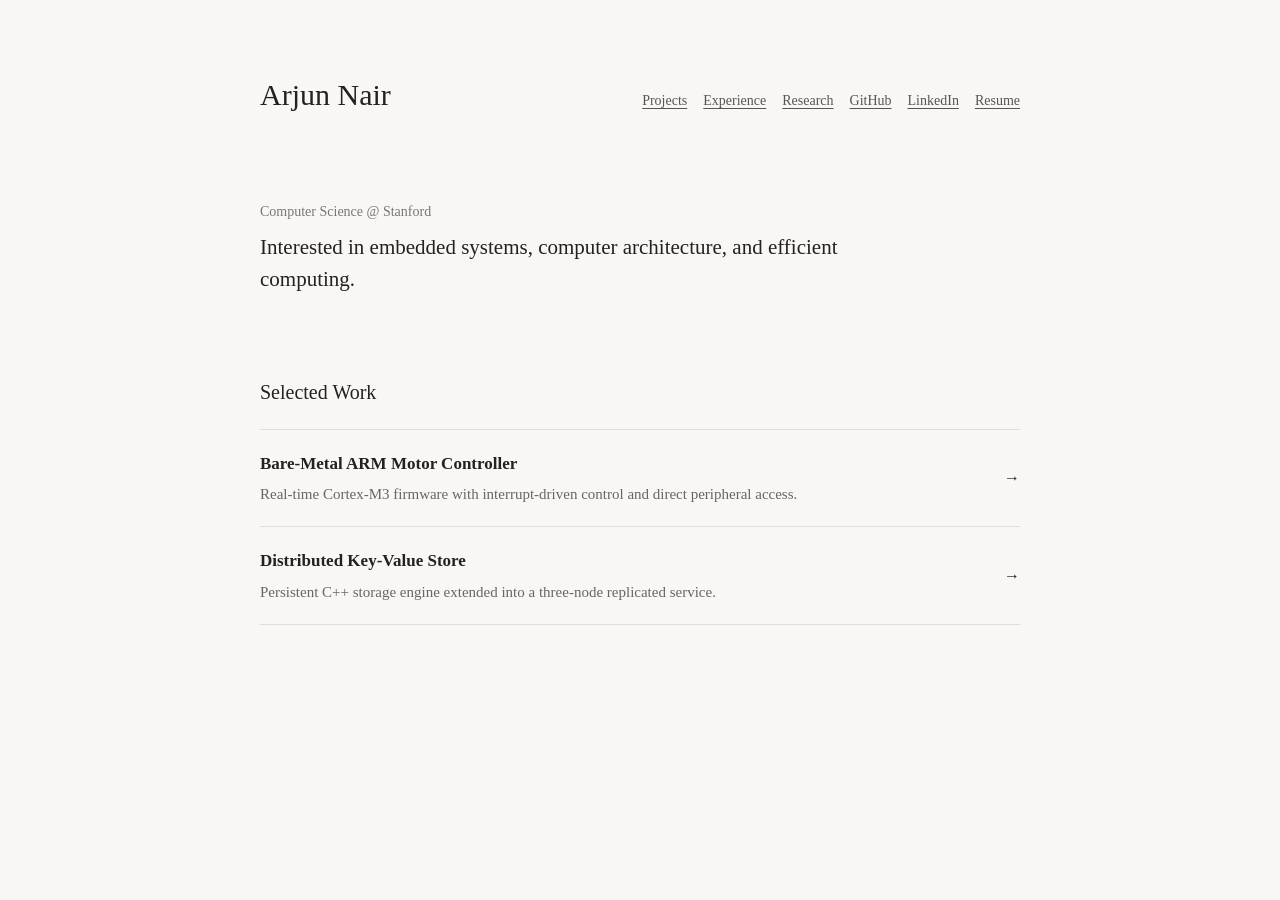
<file: index.html>
<!DOCTYPE html>
<html lang="en">

<head>
    <meta charset="UTF-8">
    <meta name="viewport" content="width=device-width, initial-scale=1.0">
    <title>Arjun Nair</title>
    <link rel="stylesheet" href="style.css">
</head>

<body>
<main>

    <header class="site-header">
        <h1>Arjun Nair</h1>

        <nav>
            <a href="projects.html">Projects</a>
            <a href="experience.html">Experience</a>
            <a href="research.html">Research</a>
            <a href="https://github.com/arj377">GitHub</a>
            <a href="https://www.linkedin.com/in/arjun-nair-5b1116219/">LinkedIn</a>
            <a href="resume.pdf">Resume</a>
        </nav>
    </header>

    <section class="intro">
        <p class="eyebrow">Computer Science @ Stanford</p>

        <p class="lead">
            Interested in embedded systems, computer architecture, and efficient computing.
        </p>
    </section>

    <section class="featured">
        <h2>Selected Work</h2>

        <a class="featured-project" href="projects.html#arm">
            <div>
                <strong>Bare-Metal ARM Motor Controller</strong>
                <p>
                    Real-time Cortex-M3 firmware with interrupt-driven control
                    and direct peripheral access.
                </p>
            </div>
            <span>→</span>
        </a>

        <a class="featured-project" href="projects.html#kv">
            <div>
                <strong>Distributed Key-Value Store</strong>
                <p>
                    Persistent C++ storage engine extended into a three-node
                    replicated service.
                </p>
            </div>
            <span>→</span>
        </a>
    </section>

</main>
</body>

</html>
</file>
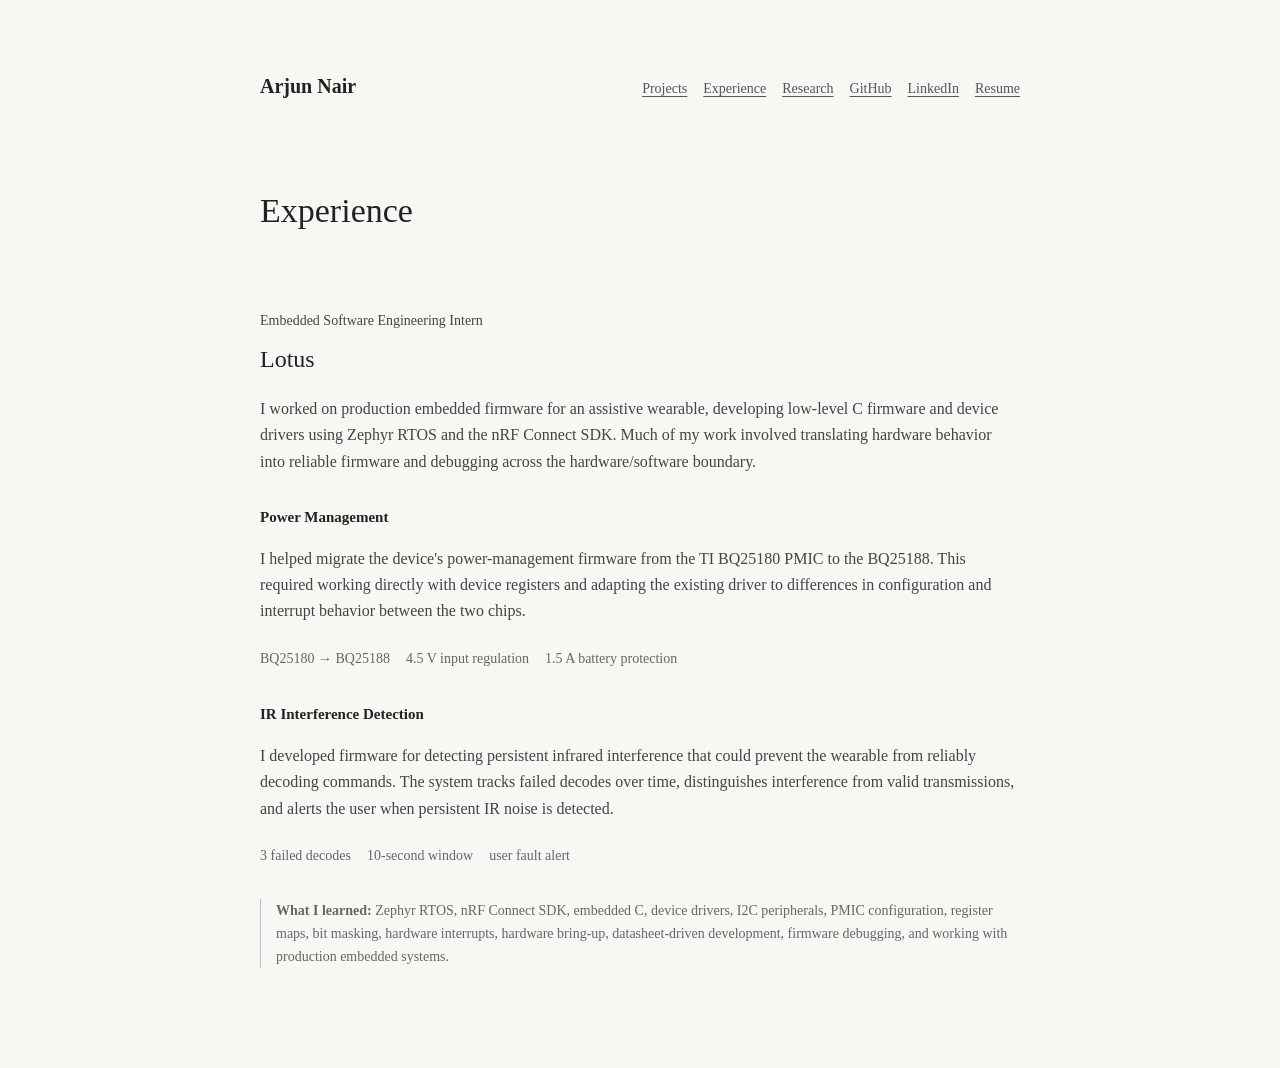
<file: experience.html>
<!DOCTYPE html>
<html lang="en">

<head>
    <meta charset="UTF-8">
    <meta name="viewport" content="width=device-width, initial-scale=1.0">
    <title>Experience - Arjun Nair</title>
    <link rel="stylesheet" href="style.css">
</head>

<body>
<main>

    <header class="site-header">
        <a class="name" href="index.html">Arjun Nair</a>

        <nav>
            <a href="projects.html">Projects</a>
            <a href="experience.html">Experience</a>
            <a href="research.html">Research</a>
            <a href="https://github.com/arj377">GitHub</a>
            <a href="https://www.linkedin.com/in/arjun-nair-5b1116219/">LinkedIn</a>
            <a href="resume.pdf">Resume</a>
        </nav>
    </header>

    <section class="page-heading">
        <h1>Experience</h1>
    </section>

<section class="project">
    <p class="project-type">Embedded Software Engineering Intern</p>
    <h2>Lotus</h2>

    <p>
        I worked on production embedded firmware for an assistive wearable,
        developing low-level C firmware and device drivers using Zephyr RTOS
        and the nRF Connect SDK. Much of my work involved translating hardware
        behavior into reliable firmware and debugging across the hardware/software
        boundary.
    </p>

    <h3>Power Management</h3>

    <p>
        I helped migrate the device's power-management firmware from the TI
        BQ25180 PMIC to the BQ25188. This required working directly with
        device registers and adapting the existing driver to differences in
        configuration and interrupt behavior between the two chips.
    </p>

    <div class="metrics">
        <span>BQ25180 → BQ25188</span>
        <span>4.5 V input regulation</span>
        <span>1.5 A battery protection</span>
    </div>

    <h3>IR Interference Detection</h3>

    <p>
        I developed firmware for detecting persistent infrared interference
        that could prevent the wearable from reliably decoding commands. The
        system tracks failed decodes over time, distinguishes interference
        from valid transmissions, and alerts the user when persistent IR noise
        is detected.
    </p>

    <div class="metrics">
        <span>3 failed decodes</span>
        <span>10-second window</span>
        <span>user fault alert</span>
    </div>

    <div class="details">
        <p>
            <strong>What I learned:</strong>
            Zephyr RTOS, nRF Connect SDK, embedded C, device drivers,
            I2C peripherals, PMIC configuration, register maps, bit masking,
            hardware interrupts, hardware bring-up, datasheet-driven development,
            firmware debugging, and working with production embedded systems.
        </p>
    </div>
</section>

</main>
</body>

</html>
</file>
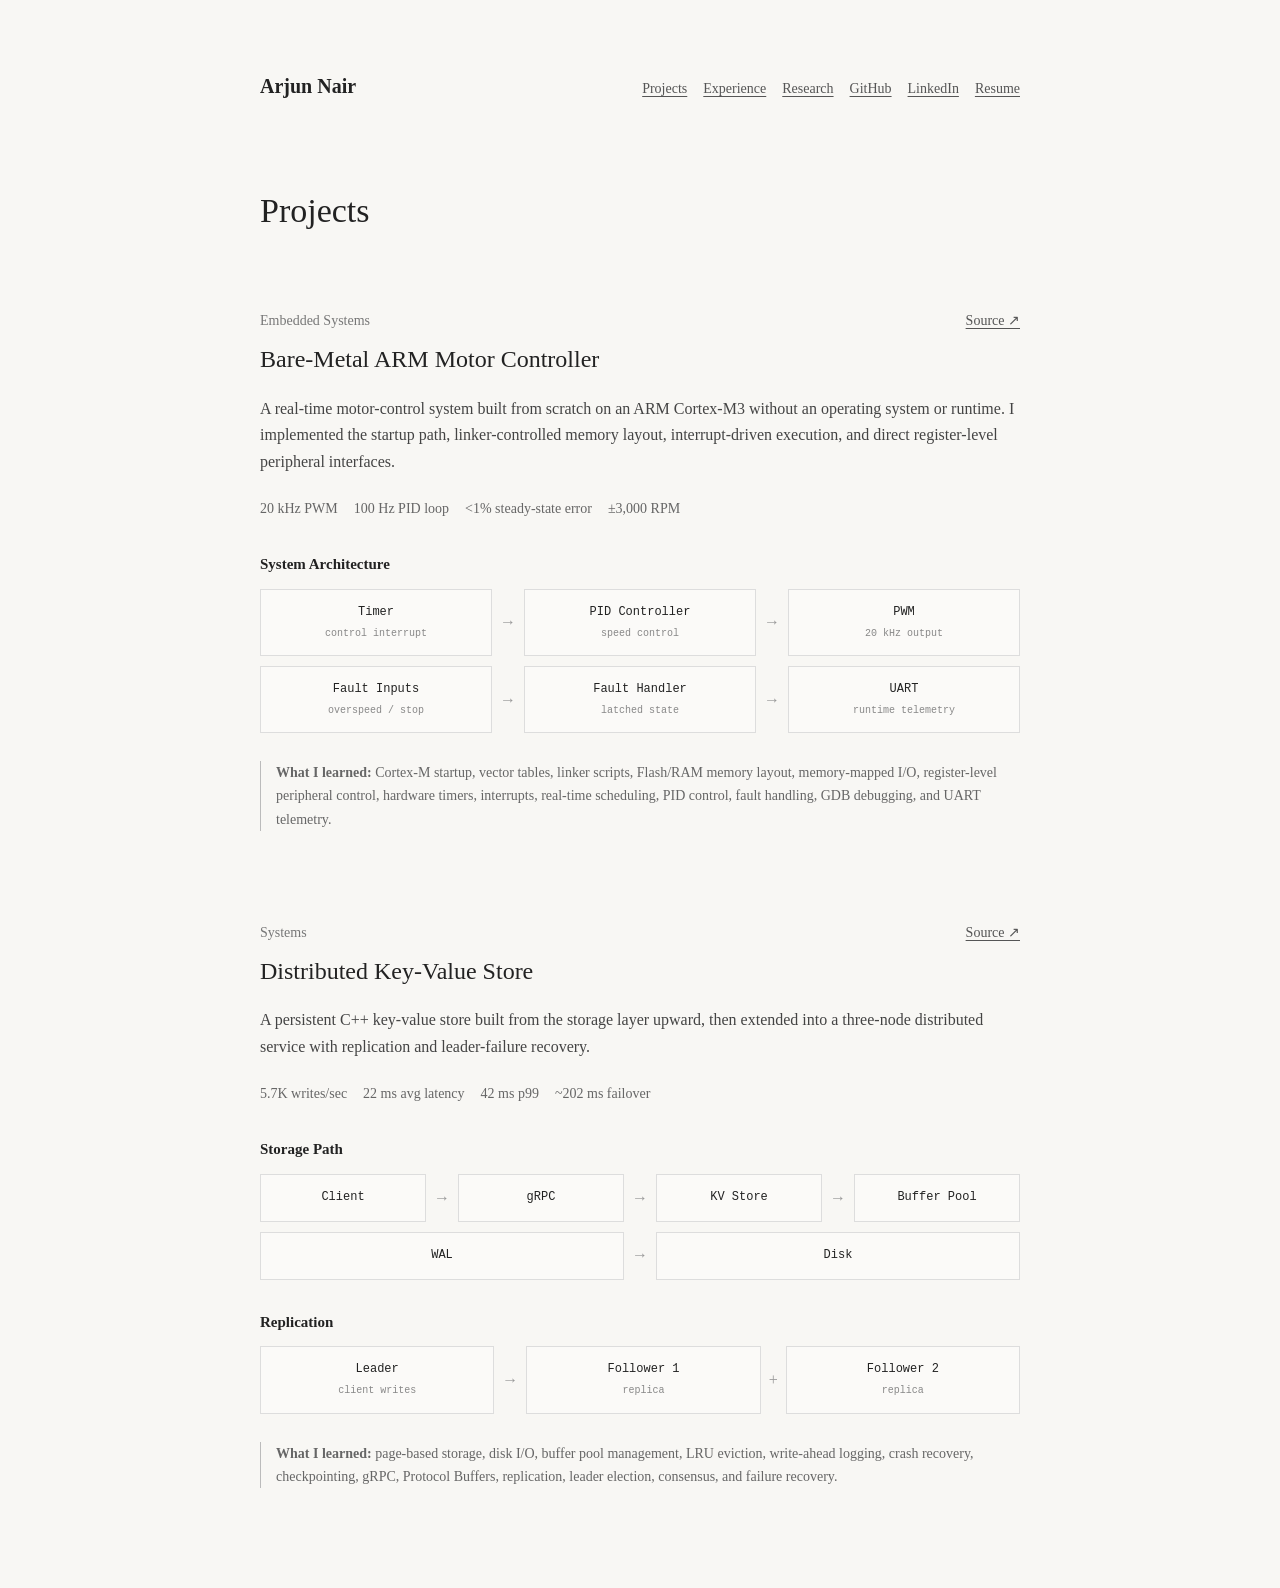
<file: projects.html>
<!DOCTYPE html>
<html lang="en">

<head>
    <meta charset="UTF-8">
    <meta name="viewport" content="width=device-width, initial-scale=1.0">
    <title>Projects - Arjun Nair</title>
    <link rel="stylesheet" href="style.css">
</head>

<body>
<main>

    <header class="site-header">
        <a class="name" href="index.html">Arjun Nair</a>

        <nav>
            <a href="projects.html">Projects</a>
            <a href="experience.html">Experience</a>
            <a href="research.html">Research</a>
            <a href="https://github.com/arj377">GitHub</a>
            <a href="https://www.linkedin.com/in/arjun-nair-5b1116219/">LinkedIn</a>
            <a href="resume.pdf">Resume</a>
        </nav>
    </header>

    <section class="page-heading">
        <h1>Projects</h1>
    </section>

    <section class="project" id="arm">

        <div class="project-heading">
            <div>
                <p class="project-type">Embedded Systems</p>
                <h2>Bare-Metal ARM Motor Controller</h2>
            </div>

            <a href="https://github.com/arj377/arm-motor-controller">Source ↗</a>
        </div>

        <p>
            A real-time motor-control system built from scratch on an ARM
            Cortex-M3 without an operating system or runtime. I implemented
            the startup path, linker-controlled memory layout, interrupt-driven
            execution, and direct register-level peripheral interfaces.
        </p>

        <div class="metrics">
            <span>20 kHz PWM</span>
            <span>100 Hz PID loop</span>
            <span>&lt;1% steady-state error</span>
            <span>±3,000 RPM</span>
        </div>

        <h3>System Architecture</h3>

        <div class="diagram">
            <div class="box">
                Timer
                <small>control interrupt</small>
            </div>

            <span class="arrow">→</span>

            <div class="box">
                PID Controller
                <small>speed control</small>
            </div>

            <span class="arrow">→</span>

            <div class="box">
                PWM
                <small>20 kHz output</small>
            </div>
        </div>

        <div class="diagram">
            <div class="box">
                Fault Inputs
                <small>overspeed / stop</small>
            </div>

            <span class="arrow">→</span>

            <div class="box">
                Fault Handler
                <small>latched state</small>
            </div>

            <span class="arrow">→</span>

            <div class="box">
                UART
                <small>runtime telemetry</small>
            </div>
        </div>

        <div class="details">
            <p>
                <strong>What I learned:</strong>
                Cortex-M startup, vector tables, linker scripts, Flash/RAM
                memory layout, memory-mapped I/O, register-level peripheral
                control, hardware timers, interrupts, real-time scheduling,
                PID control, fault handling, GDB debugging, and UART telemetry.
            </p>
        </div>

    </section>

    <section class="project" id="kv">

        <div class="project-heading">
            <div>
                <p class="project-type">Systems</p>
                <h2>Distributed Key-Value Store</h2>
            </div>

            <a href="https://github.com/arj377/kv-store">Source ↗</a>
        </div>

        <p>
            A persistent C++ key-value store built from the storage layer
            upward, then extended into a three-node distributed service with
            replication and leader-failure recovery.
        </p>

        <div class="metrics">
            <span>5.7K writes/sec</span>
            <span>22 ms avg latency</span>
            <span>42 ms p99</span>
            <span>~202 ms failover</span>
        </div>

        <h3>Storage Path</h3>

        <div class="diagram">
            <div class="box">Client</div>
            <span class="arrow">→</span>
            <div class="box">gRPC</div>
            <span class="arrow">→</span>
            <div class="box">KV Store</div>
            <span class="arrow">→</span>
            <div class="box">Buffer Pool</div>
        </div>

        <div class="diagram">
            <div class="box">WAL</div>
            <span class="arrow">→</span>
            <div class="box">Disk</div>
        </div>

        <h3>Replication</h3>

        <div class="diagram">
            <div class="box">
                Leader
                <small>client writes</small>
            </div>

            <span class="arrow">→</span>

            <div class="box">
                Follower 1
                <small>replica</small>
            </div>

            <span class="arrow">+</span>

            <div class="box">
                Follower 2
                <small>replica</small>
            </div>
        </div>

        <div class="details">
            <p>
                <strong>What I learned:</strong>
                page-based storage, disk I/O, buffer pool management, LRU
                eviction, write-ahead logging, crash recovery, checkpointing,
                gRPC, Protocol Buffers, replication, leader election,
                consensus, and failure recovery.
            </p>
        </div>

    </section>

</main>
</body>

</html>
</file>
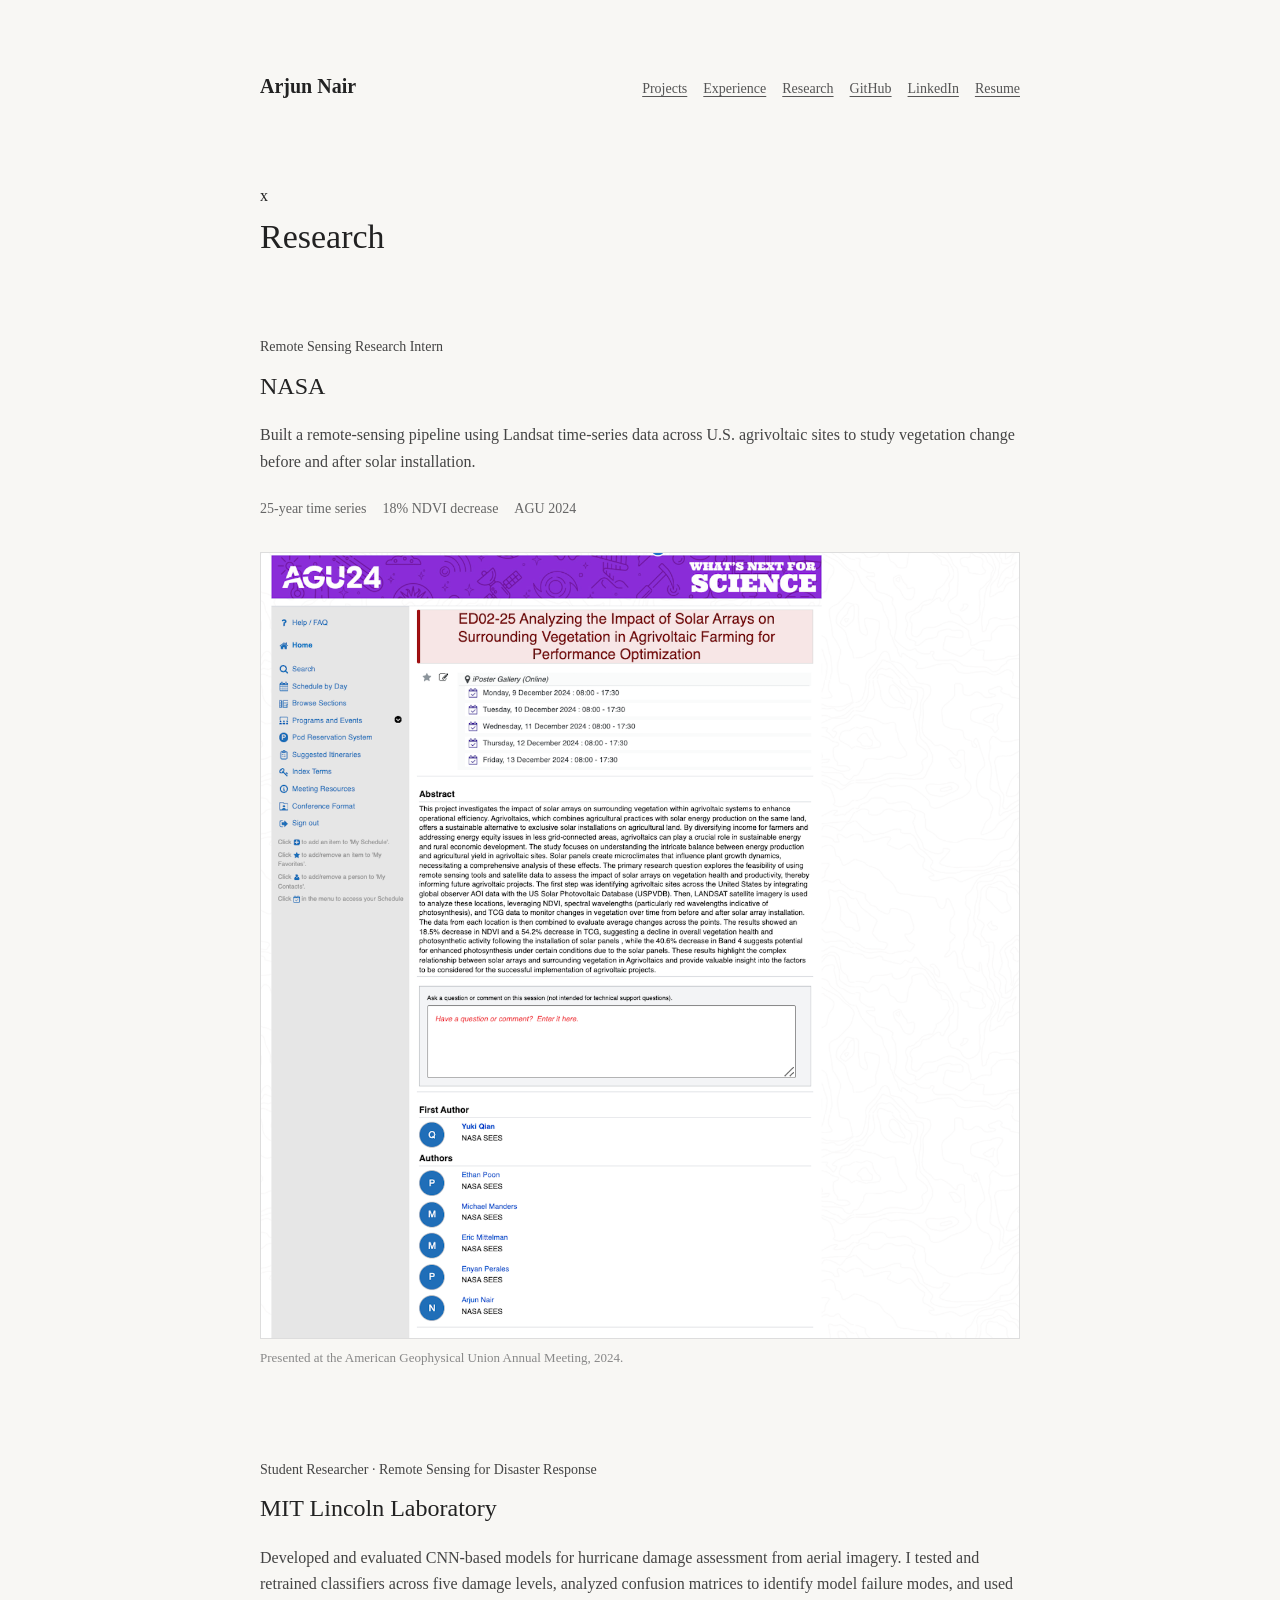
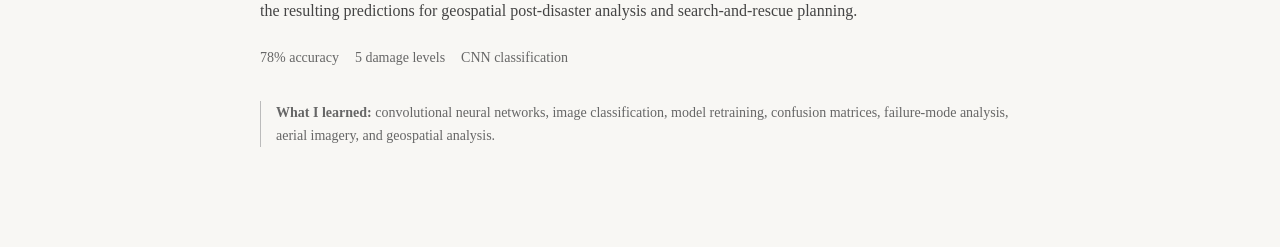
<file: research.html>
<!DOCTYPE html>
<html lang="en">

<head>
    <meta charset="UTF-8">
    <meta name="viewport" content="width=device-width, initial-scale=1.0">
    <title>Research - Arjun Nair</title>
    <link rel="stylesheet" href="style.css">
</head>

<body>
<main>

    <header class="site-header">
        <a class="name" href="index.html">Arjun Nair</a>

        <nav>
            <a href="projects.html">Projects</a>
            <a href="experience.html">Experience</a>
            <a href="research.html">Research</a>
            <a href="https://github.com/arj377">GitHub</a>
            <a href="https://www.linkedin.com/in/arjun-nair-5b1116219/">LinkedIn</a>
            <a href="resume.pdf">Resume</a>
        </nav>
    </header>x

    <section class="page-heading">
        <h1>Research</h1>
    </section>

    <section class="project">

        <p class="project-type">Remote Sensing Research Intern</p>
        <h2>NASA</h2>

        <p>
            Built a remote-sensing pipeline using Landsat time-series data
            across U.S. agrivoltaic sites to study vegetation change before
            and after solar installation.
        </p>

        <div class="metrics">
            <span>25-year time series</span>
            <span>18% NDVI decrease</span>
            <span>AGU 2024</span>
        </div>

        <div class="research-artifact">
            <img
                src="images/agu-2024.png"
                alt="AGU 2024 presentation listing for agrivoltaics research"
            >

            <p class="caption">
                Presented at the American Geophysical Union Annual Meeting, 2024.
            </p>
        </div>

    </section>

<section class="project">
    <p class="project-type">Student Researcher · Remote Sensing for Disaster Response</p>
    <h2>MIT Lincoln Laboratory</h2>

    <p>
        Developed and evaluated CNN-based models for hurricane damage assessment
        from aerial imagery. I tested and retrained classifiers across five damage
        levels, analyzed confusion matrices to identify model failure modes, and
        used the resulting predictions for geospatial post-disaster analysis and
        search-and-rescue planning.
    </p>

    <div class="metrics">
        <span>78% accuracy</span>
        <span>5 damage levels</span>
        <span>CNN classification</span>
    </div>

    <div class="details">
        <p>
            <strong>What I learned:</strong>
            convolutional neural networks, image classification, model retraining,
            confusion matrices, failure-mode analysis, aerial imagery,
            and geospatial analysis.
        </p>
    </div>
</section>

</main>
</body>

</html>
</file>
<file: style.css>
* {
    box-sizing: border-box;
}

body {
    margin: 0;
    background: #f8f7f4;
    color: #222;
    font-family: Georgia, "Times New Roman", serif;
    font-size: 16px;
    line-height: 1.65;
}

main {
    width: min(760px, calc(100% - 40px));
    margin: 0 auto;
    padding: 70px 0 100px;
}

a {
    color: #555;
    text-decoration: underline;
    text-decoration-thickness: 1px;
    text-underline-offset: 3px;
}

a:hover {
    color: #000;
}


/* Header */

.site-header {
    display: flex;
    justify-content: space-between;
    align-items: baseline;
    gap: 30px;
    margin-bottom: 80px;
}

.site-header h1 {
    margin: 0;
    font-size: 30px;
    font-weight: 500;
    white-space: nowrap;
}

.name {
    color: #222;
    font-size: 20px;
    font-weight: 600;
    text-decoration: none;
    white-space: nowrap;
}

nav {
    display: flex;
    justify-content: flex-end;
    gap: 16px;
    flex-wrap: wrap;
}

nav a {
    font-size: 14px;
}


/* Homepage */

.intro {
    margin-top: 20px;
}

.eyebrow,
.project-type {
    margin: 0 0 8px;
    color: #777;
    font-size: 14px;
}

.lead {
    max-width: 620px;
    margin: 0;
    color: #222;
    font-size: 21px;
    line-height: 1.55;
}


/* Selected work */

.featured {
    margin-top: 80px;
}

.featured h2 {
    margin-bottom: 20px;
    font-size: 20px;
    font-weight: 500;
}

.featured-project {
    display: flex;
    justify-content: space-between;
    align-items: center;
    gap: 30px;
    padding: 20px 0;
    border-top: 1px solid #ddd;
    color: #222;
    text-decoration: none;
}

.featured-project:last-child {
    border-bottom: 1px solid #ddd;
}

.featured-project strong {
    font-size: 17px;
    font-weight: 600;
}

.featured-project p {
    margin: 4px 0 0;
    color: #666;
    font-size: 15px;
}


/* Page heading */

.page-heading {
    margin-bottom: 70px;
}

.page-heading h1 {
    margin: 0;
    font-size: 34px;
    font-weight: 500;
}


/* Projects / Experience / Research */

.project {
    margin-top: 90px;
}

.page-heading + .project {
    margin-top: 0;
}

.project-heading {
    display: flex;
    justify-content: space-between;
    align-items: baseline;
    gap: 20px;
}

.project h2 {
    margin: 0;
    font-size: 24px;
    font-weight: 500;
}

.project > p {
    margin-top: 16px;
    color: #444;
}

.project-heading > a {
    white-space: nowrap;
    font-size: 14px;
}


/* Metrics */

.metrics {
    display: flex;
    flex-wrap: wrap;
    gap: 16px;
    margin: 22px 0 32px;
}

.metrics span {
    color: #666;
    font-size: 14px;
}


/* Architecture diagrams */

h3 {
    margin: 30px 0 12px;
    font-size: 15px;
    font-weight: 600;
}

.diagram {
    display: flex;
    align-items: stretch;
    gap: 8px;
    margin: 10px 0;
}

.box {
    flex: 1;
    min-width: 0;
    padding: 13px 8px;
    border: 1px solid #ddd;
    background: rgba(255, 255, 255, 0.35);
    font-family: "SFMono-Regular", Consolas, monospace;
    font-size: 12px;
    text-align: center;
}

.box small {
    display: block;
    margin-top: 3px;
    color: #888;
    font-size: 10px;
}

.arrow {
    display: flex;
    align-items: center;
    color: #999;
}


/* Detail callouts */

.details {
    margin-top: 28px;
    padding-left: 15px;
    border-left: 1px solid #bbb;
}

.details p {
    margin: 0;
    color: #666;
    font-size: 14px;
}


/* Research artifacts */

.research-artifact {
    margin-top: 28px;
}

.research-artifact img {
    display: block;
    width: 100%;
    border: 1px solid #ddd;
}

.caption {
    margin-top: 8px;
    color: #888;
    font-size: 13px;
}


/* Mobile */

@media (max-width: 650px) {

    main {
        padding-top: 40px;
    }

    .site-header {
        flex-direction: column;
        align-items: flex-start;
        gap: 14px;
        margin-bottom: 55px;
    }

    nav {
        justify-content: flex-start;
    }

    .project-heading {
        flex-direction: column;
        align-items: flex-start;
        gap: 8px;
    }

    .diagram {
        flex-direction: column;
    }

    .arrow {
        justify-content: center;
        transform: rotate(90deg);
    }
}
</file>
